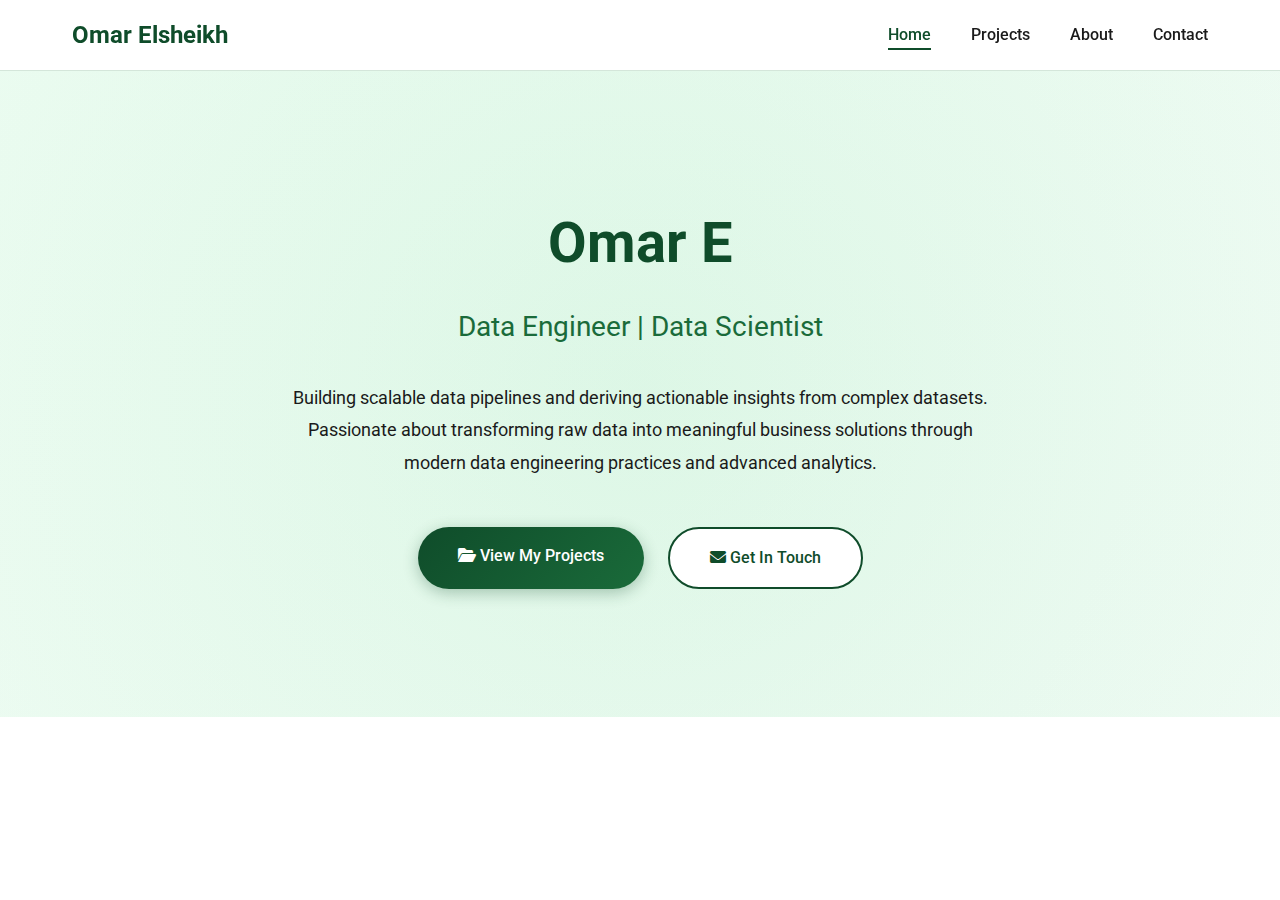
<file: index.html>
<!DOCTYPE html>
<html lang="en">
<head>
    <meta charset="UTF-8">
    <meta name="viewport" content="width=device-width, initial-scale=1.0">
    <title>Omar Elsheikh - Data Engineer | Data Scientist</title>
    <link href="https://fonts.googleapis.com/css2?family=Roboto:wght@300;400;500;700&display=swap" rel="stylesheet">
    <link rel="stylesheet" href="https://cdnjs.cloudflare.com/ajax/libs/font-awesome/6.0.0/css/all.min.css">
    <link rel="stylesheet" href="styles.css">
</head>
<body>
    <nav>
        <div class="nav-container">
            <a href="index.html" class="nav-brand">Omar Elsheikh</a>
            <button class="mobile-menu-btn" onclick="toggleMobileMenu()">
                <span></span>
                <span></span>
                <span></span>
            </button>
            <ul class="nav-links">
                <li><a href="index.html" class="active">Home</a></li>
                <li><a href="projects.html">Projects</a></li>
                <li><a href="about.html">About</a></li>
                <li><a href="contact.html">Contact</a></li>
            </ul>
        </div>
    </nav>

    <section class="hero">
        <h1>Omar Elsheikh</h1>
        <p class="subtitle">Data Engineer | Data Scientist</p>
        <p class="hero-description">
            Building scalable data pipelines and deriving actionable insights from complex datasets. 
            Passionate about transforming raw data into meaningful business solutions through 
            modern data engineering practices and advanced analytics.
        </p>
        <div class="cta-buttons">
            <a href="projects.html" class="btn btn-primary">
                <i class="fas fa-folder-open"></i> View My Projects
            </a>
            <a href="contact.html" class="btn btn-secondary">
                <i class="fas fa-envelope"></i> Get In Touch
            </a>
        </div>
    </section>

    <script src="script.js"></script>
</body>
</html>
</file>
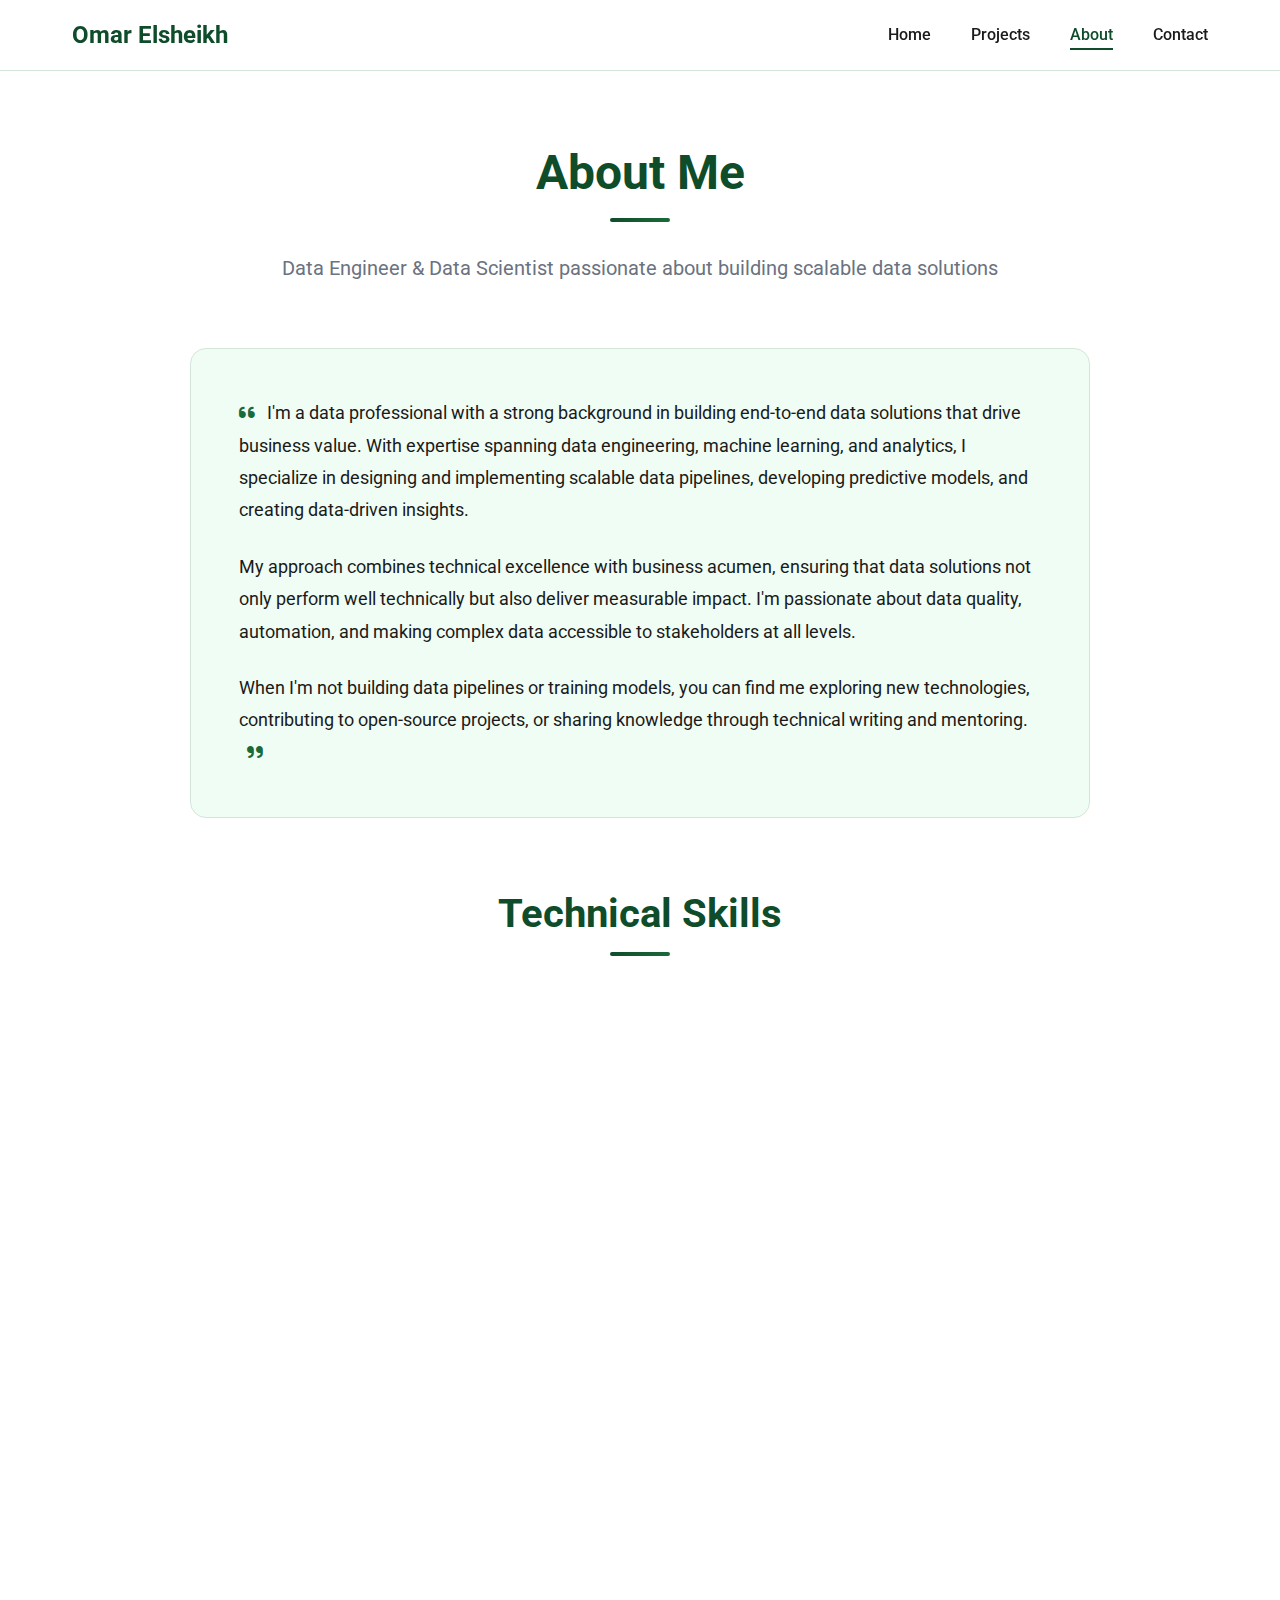
<file: about.html>
<!DOCTYPE html>
<html lang="en">
<head>
    <meta charset="UTF-8">
    <meta name="viewport" content="width=device-width, initial-scale=1.0">
    <title>About - Omar Elsheikh</title>
    <link href="https://fonts.googleapis.com/css2?family=Roboto:wght@300;400;500;700&display=swap" rel="stylesheet">
    <link rel="stylesheet" href="https://cdnjs.cloudflare.com/ajax/libs/font-awesome/6.0.0/css/all.min.css">
    <link rel="stylesheet" href="styles.css">
</head>
<body>
    <nav>
        <div class="nav-container">
            <a href="index.html" class="nav-brand">Omar Elsheikh</a>
            <button class="mobile-menu-btn" onclick="toggleMobileMenu()">
                <span></span>
                <span></span>
                <span></span>
            </button>
            <ul class="nav-links">
                <li><a href="index.html">Home</a></li>
                <li><a href="projects.html">Projects</a></li>
                <li><a href="about.html" class="active">About</a></li>
                <li><a href="contact.html">Contact</a></li>
            </ul>
        </div>
    </nav>

    <div class="container">
        <div class="page-header">
            <h1>About Me</h1>
            <p>Data Engineer & Data Scientist passionate about building scalable data solutions</p>
        </div>

        <div class="about-content">
            <div class="bio-section">
                <p>
                    <i class="fas fa-quote-left" style="color: var(--primary-light); margin-right: 0.5rem;"></i>
                    I'm a data professional with a strong background in building end-to-end data solutions that drive business value. 
                    With expertise spanning data engineering, machine learning, and analytics, I specialize in designing and 
                    implementing scalable data pipelines, developing predictive models, and creating data-driven insights.
                </p>
                <p>
                    My approach combines technical excellence with business acumen, ensuring that data solutions not only 
                    perform well technically but also deliver measurable impact. I'm passionate about data quality, 
                    automation, and making complex data accessible to stakeholders at all levels.
                </p>
                <p>
                    When I'm not building data pipelines or training models, you can find me exploring new technologies, 
                    contributing to open-source projects, or sharing knowledge through technical writing and mentoring.
                    <i class="fas fa-quote-right" style="color: var(--primary-light); margin-left: 0.5rem;"></i>
                </p>
            </div>

            <div class="skills-section">
                <h2>Technical Skills</h2>
                <div class="skills-grid">
                    <div class="skill-category">
                        <h3><i class="fas fa-code"></i> Languages & Frameworks</h3>
                        <ul class="skill-list">
                            <li>Python (NumPy, Pandas, Scikit-learn)</li>
                            <li>SQL (PostgreSQL, MySQL, Snowflake)</li>
                            <li>Scala/Java for Spark</li>
                            <li>R for statistical analysis</li>
                            <li>Shell scripting (Bash)</li>
                        </ul>
                    </div>

                    <div class="skill-category">
                        <h3><i class="fas fa-database"></i> Data Engineering</h3>
                        <ul class="skill-list">
                            <li>Apache Spark & PySpark</li>
                            <li>Apache Kafka & Streaming</li>
                            <li>dbt (data build tool)</li>
                            <li>Apache Airflow</li>
                            <li>ETL/ELT Pipeline Design</li>
                        </ul>
                    </div>

                    <div class="skill-category">
                        <h3><i class="fas fa-cloud"></i> Cloud & Infrastructure</h3>
                        <ul class="skill-list">
                            <li>AWS (S3, EMR, Glue, Lambda)</li>
                            <li>Google Cloud Platform</li>
                            <li>Docker & Kubernetes</li>
                            <li>Terraform for IaC</li>
                            <li>CI/CD (Jenkins, GitHub Actions)</li>
                        </ul>
                    </div>

                    <div class="skill-category">
                        <h3><i class="fas fa-brain"></i> Data Science & Analytics</h3>
                        <ul class="skill-list">
                            <li>Machine Learning (Supervised/Unsupervised)</li>
                            <li>Deep Learning (TensorFlow, PyTorch)</li>
                            <li>Statistical Analysis & A/B Testing</li>
                            <li>Data Visualization (Tableau, Power BI)</li>
                            <li>MLOps (MLflow, Kubeflow)</li>
                        </ul>
                    </div>
                </div>
            </div>
        </div>
    </div>

    <script src="script.js"></script>
</body>
</html>
</file>
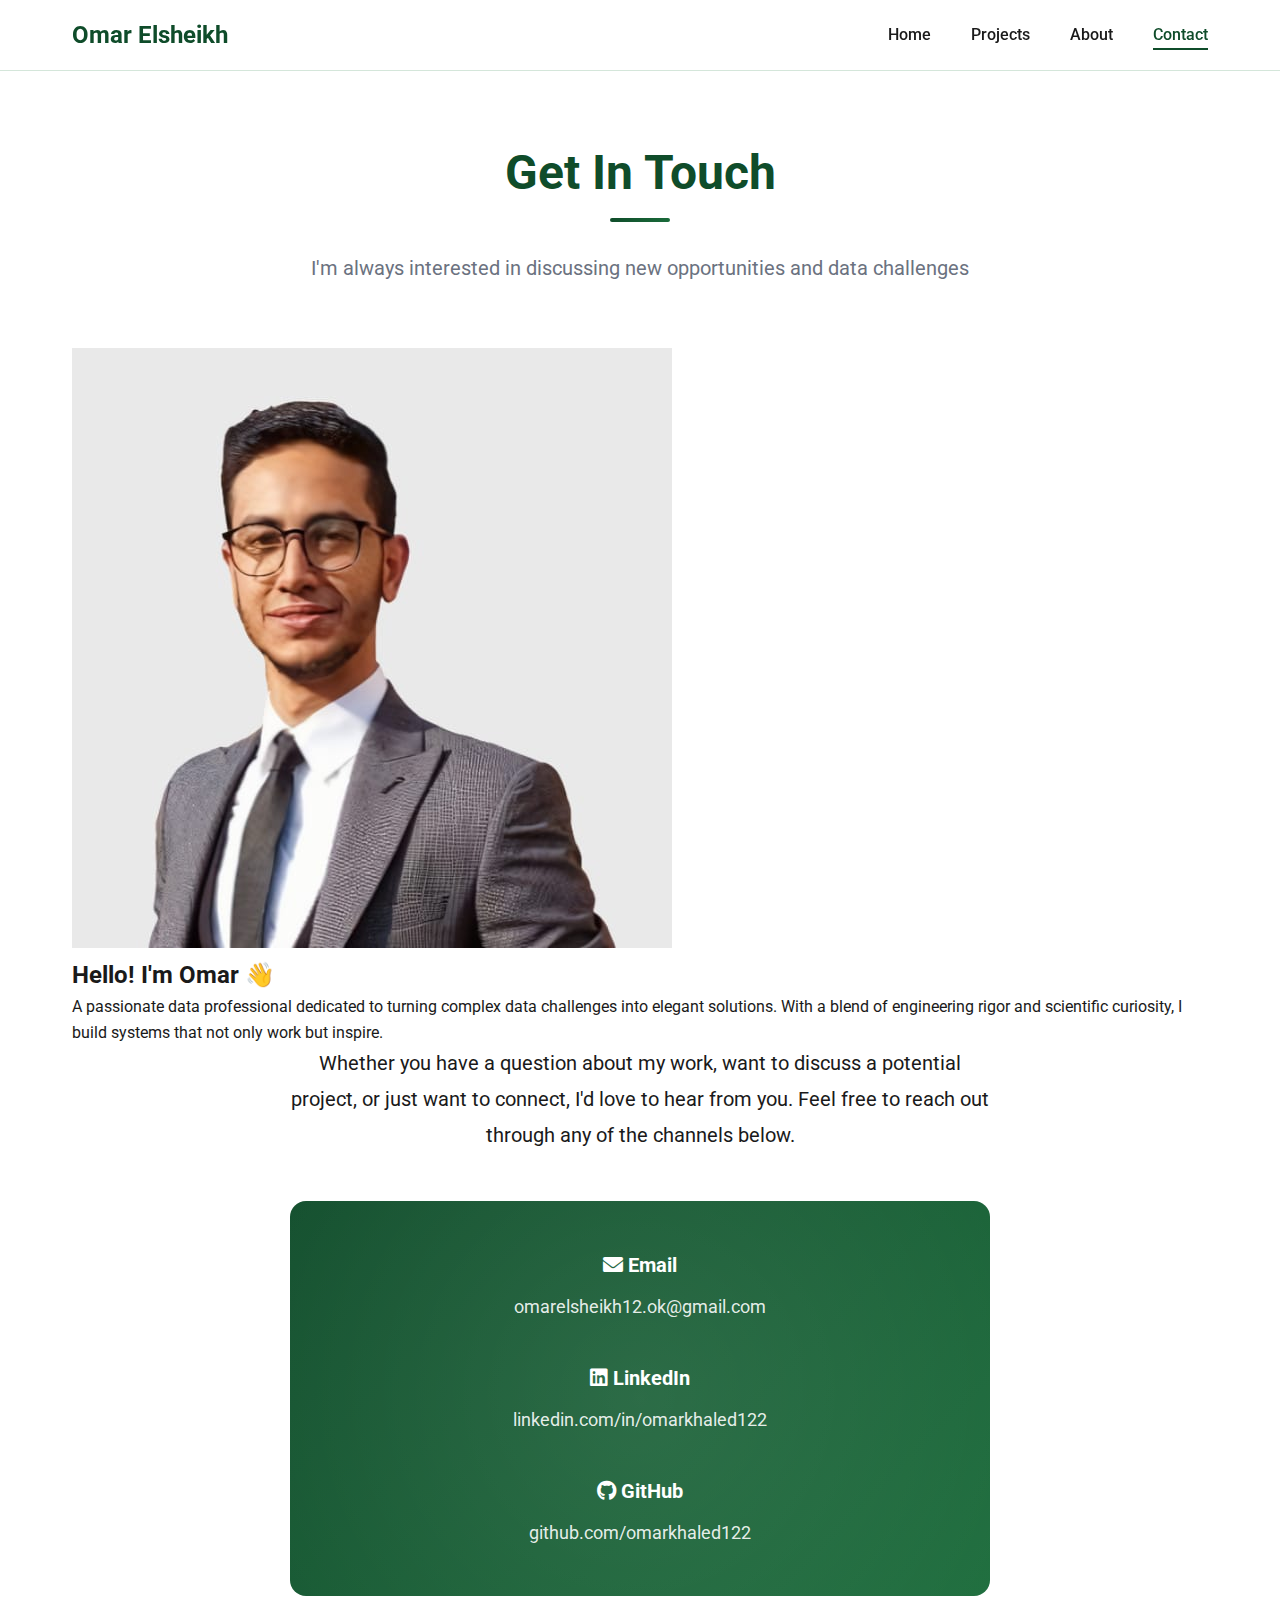
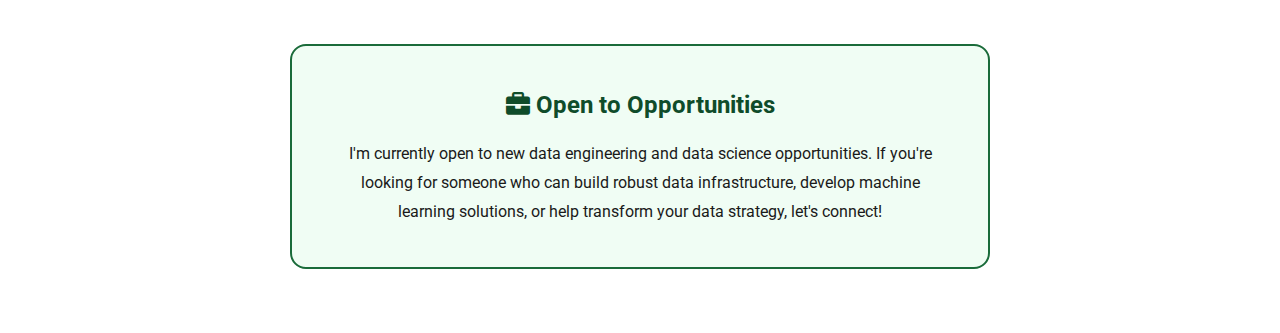
<file: contact.html>
<!DOCTYPE html>
<html lang="en">
<head>
    <meta charset="UTF-8">
    <meta name="viewport" content="width=device-width, initial-scale=1.0">
    <title>Contact - Omar Elsheikh</title>
    <link href="https://fonts.googleapis.com/css2?family=Roboto:wght@300;400;500;700&display=swap" rel="stylesheet">
    <link rel="stylesheet" href="https://cdnjs.cloudflare.com/ajax/libs/font-awesome/6.0.0/css/all.min.css">
    <link rel="stylesheet" href="styles.css">
</head>
<body>
    <nav>
        <div class="nav-container">
            <a href="index.html" class="nav-brand">Omar Elsheikh</a>
            <button class="mobile-menu-btn" onclick="toggleMobileMenu()">
                <span></span>
                <span></span>
                <span></span>
            </button>
            <ul class="nav-links">
                <li><a href="index.html">Home</a></li>
                <li><a href="projects.html">Projects</a></li>
                <li><a href="about.html">About</a></li>
                <li><a href="contact.html" class="active">Contact</a></li>
            </ul>
        </div>
    </nav>

    <div class="container">
        <div class="page-header">
            <h1>Get In Touch</h1>
            <p>I'm always interested in discussing new opportunities and data challenges</p>
        </div>
        <div class="about-profile">
            <img src="images/profile.jpg" alt="Omar Elsheikh" class="about-profile-image">
            <div class="about-profile-content">
                <h2>Hello! I'm Omar 👋</h2>
                <p>
                    A passionate data professional dedicated to turning complex data challenges into 
                    elegant solutions. With a blend of engineering rigor and scientific curiosity, 
                    I build systems that not only work but inspire.
                </p>
            </div>
        </div>
        <div class="contact-content">
            <p>
                Whether you have a question about my work, want to discuss a potential project, 
                or just want to connect, I'd love to hear from you. Feel free to reach out through 
                any of the channels below.
            </p>

            <div class="contact-info">
                <div class="contact-item">
                    <h3><i class="fas fa-envelope"></i> Email</h3>
                    <a href="mailto:omarelsheikh12.ok@gmail.com">omarelsheikh12.ok@gmail.com</a>
                </div>

                <div class="contact-item">
                    <h3><i class="fab fa-linkedin"></i> LinkedIn</h3>
                    <a href="https://www.linkedin.com/in/omarkhaled122/" target="_blank">linkedin.com/in/omarkhaled122</a>
                </div>

                <div class="contact-item">
                    <h3><i class="fab fa-github"></i> GitHub</h3>
                    <a href="https://github.com/omarkhaled122" target="_blank">github.com/omarkhaled122</a>
                </div>
            </div>

            <div class="open-to-work">
                <h3><i class="fas fa-briefcase"></i> Open to Opportunities</h3>
                <p>
                    I'm currently open to new data engineering and data science opportunities. 
                    If you're looking for someone who can build robust data infrastructure, 
                    develop machine learning solutions, or help transform your data strategy, 
                    let's connect!
                </p>
            </div>
        </div>
    </div>

    <script src="script.js"></script>
</body>
</html>
</file>
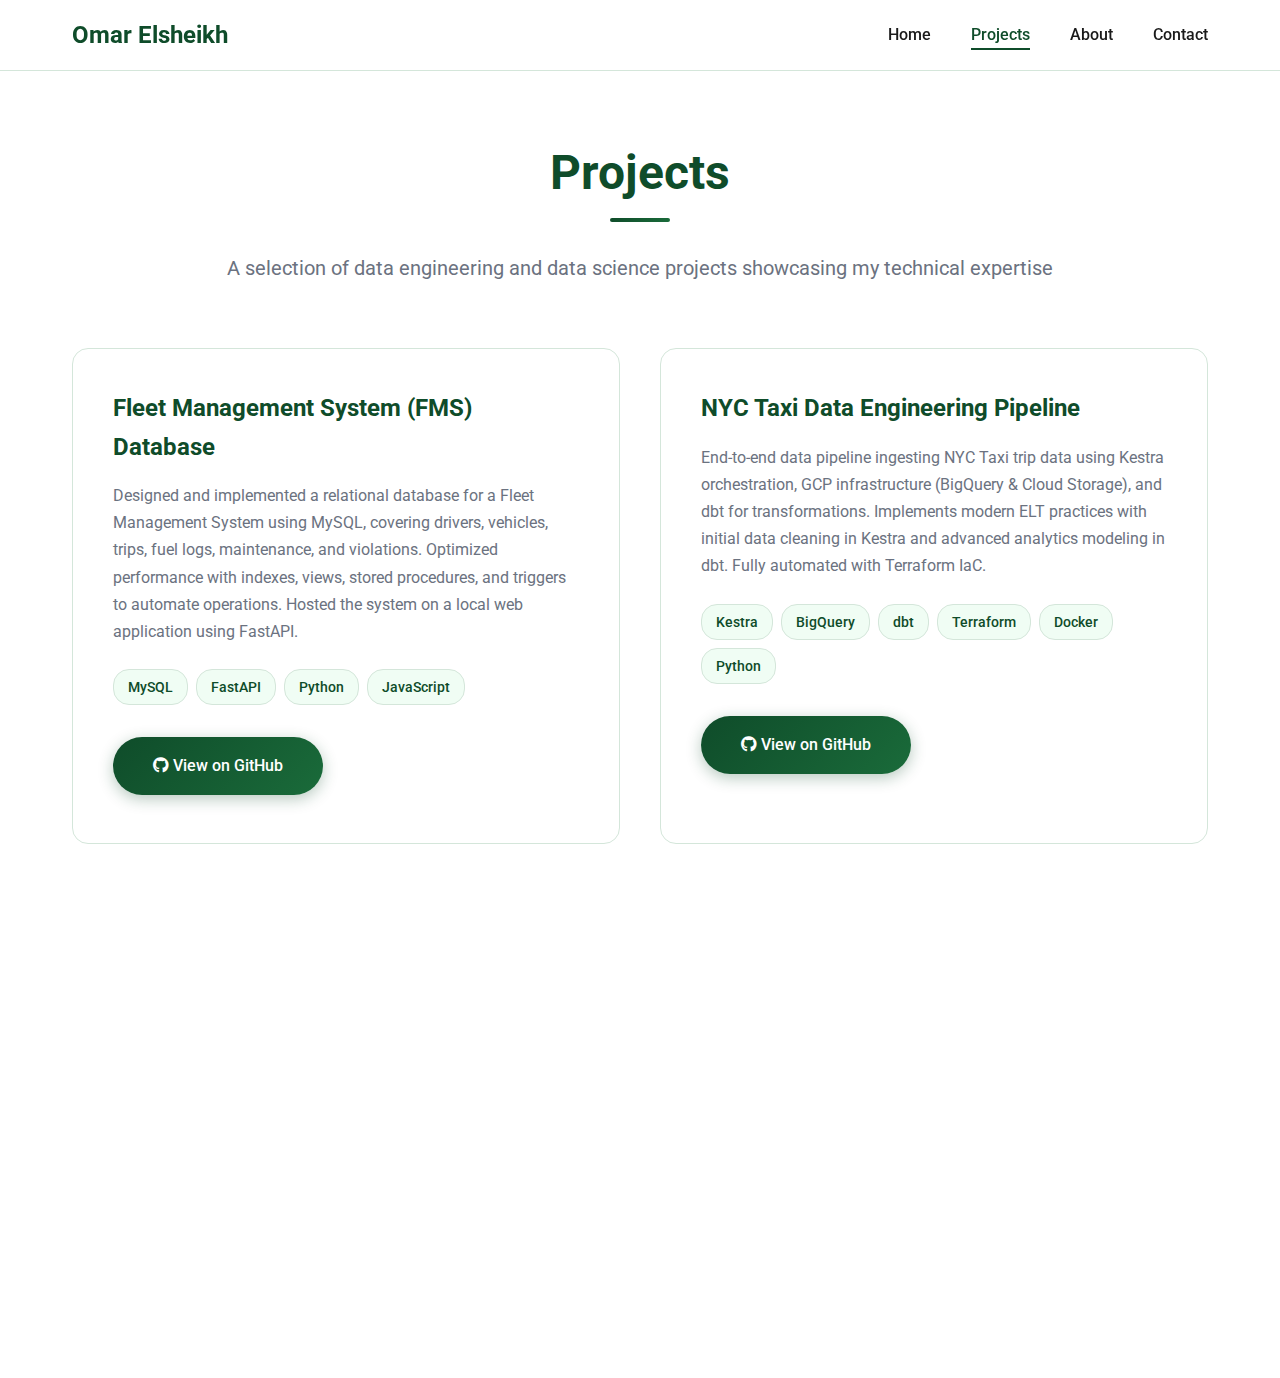
<file: projects.html>
<!DOCTYPE html>
<html lang="en">
<head>
    <meta charset="UTF-8">
    <meta name="viewport" content="width=device-width, initial-scale=1.0">
    <title>Projects - Omar Elsheikh</title>
    <link href="https://fonts.googleapis.com/css2?family=Roboto:wght@300;400;500;700&display=swap" rel="stylesheet">
    <link rel="stylesheet" href="https://cdnjs.cloudflare.com/ajax/libs/font-awesome/6.0.0/css/all.min.css">
    <link rel="stylesheet" href="styles.css">
</head>
<body>
    <nav>
        <div class="nav-container">
            <a href="index.html" class="nav-brand">Omar Elsheikh</a>
            <button class="mobile-menu-btn" onclick="toggleMobileMenu()">
                <span></span>
                <span></span>
                <span></span>
            </button>
            <ul class="nav-links">
                <li><a href="index.html">Home</a></li>
                <li><a href="projects.html" class="active">Projects</a></li>
                <li><a href="about.html">About</a></li>
                <li><a href="contact.html">Contact</a></li>
            </ul>
        </div>
    </nav>

    <div class="container">
        <div class="page-header">
            <h1>Projects</h1>
            <p>A selection of data engineering and data science projects showcasing my technical expertise</p>
        </div>

        <div class="projects-grid">
            <div class="project-card">
                <h3>Fleet Management System (FMS) Database</h3>
                <p class="project-description">
                    Designed and implemented a relational database for a Fleet Management System using MySQL,
                    covering drivers, vehicles, trips, fuel logs, maintenance, and violations.
                    Optimized performance with indexes, views, stored procedures, and triggers to automate operations.
                    Hosted the system on a local web application using FastAPI.
                </p>
                <div class="tech-stack">
                    <span class="tech-tag">MySQL</span>
                    <span class="tech-tag">FastAPI</span>
                    <span class="tech-tag">Python</span>
                    <span class="tech-tag">JavaScript</span>
                </div>
                <a href="https://github.com/omarkhaled122/fastapi-fms" class="btn btn-primary" target="_blank">
                    <i class="fab fa-github"></i> View on GitHub
                </a>
            </div>

            <div class="project-card">
                <h3>NYC Taxi Data Engineering Pipeline</h3>
                <p class="project-description">
                    End-to-end data pipeline ingesting NYC Taxi trip data using Kestra orchestration, 
                    GCP infrastructure (BigQuery & Cloud Storage), and dbt for transformations. 
                    Implements modern ELT practices with initial data cleaning in Kestra and advanced 
                    analytics modeling in dbt. Fully automated with Terraform IaC.
                </p>
                <div class="tech-stack">
                    <span class="tech-tag">Kestra</span>
                    <span class="tech-tag">BigQuery</span>
                    <span class="tech-tag">dbt</span>
                    <span class="tech-tag">Terraform</span>
                    <span class="tech-tag">Docker</span>
                    <span class="tech-tag">Python</span>
                </div>
                <a href="https://github.com/omarkhaled122/nyc-taxi-data-engineering-pipeline" class="btn btn-primary" target="_blank">
                    <i class="fab fa-github"></i> View on GitHub
                </a>
            </div>

            <div class="project-card">
                <h3>Customer Churn Prediction Model</h3>
                <p class="project-description">
                    Developed a machine learning model to predict customer churn for a SaaS company. 
                    Utilized ensemble methods achieving 92% accuracy in identifying at-risk customers. 
                    Implementation resulted in a 25% reduction in customer churn through targeted retention campaigns.
                </p>
                <div class="tech-stack">
                    <span class="tech-tag">Python</span>
                    <span class="tech-tag">Scikit-learn</span>
                    <span class="tech-tag">XGBoost</span>
                    <span class="tech-tag">Pandas</span>
                    <span class="tech-tag">MLflow</span>
                </div>
                <a href="#" class="btn btn-primary">
                    <i class="fab fa-github"></i> View on GitHub
                </a>
            </div>

            <div class="project-card">
                <h3>Data Warehouse Modernization with dbt</h3>
                <p class="project-description">
                    Led the migration of legacy ETL processes to a modern ELT architecture using dbt and Snowflake. 
                    Implemented data quality tests and documentation, improving data reliability by 95%. 
                    Reduced data transformation time from hours to minutes while enabling self-service analytics.
                </p>
                <div class="tech-stack">
                    <span class="tech-tag">dbt</span>
                    <span class="tech-tag">Snowflake</span>
                    <span class="tech-tag">SQL</span>
                    <span class="tech-tag">Airflow</span>
                    <span class="tech-tag">Git</span>
                </div>
                <a href="#" class="btn btn-primary">
                    <i class="fab fa-github"></i> View on GitHub
                </a>
            </div>
        </div>
    </div>

    <script src="script.js"></script>
</body>
</html>
</file>
<file: styles.css>
/* Reset and Base Styles */
* {
    margin: 0;
    padding: 0;
    box-sizing: border-box;
}

:root {
    --primary-color: #0f4c2a;
    --primary-dark: #0a3119;
    --primary-light: #1a6b3a;
    --accent-color: #22c55e;
    --text-dark: #1a1a1a;
    --text-light: #6b7280;
    --bg-light: #f0fdf4;
    --bg-white: #ffffff;
    --border-color: #d4e6da;
    --card-shadow: 0 2px 8px rgba(15, 76, 42, 0.08);
    --hover-shadow: 0 8px 24px rgba(15, 76, 42, 0.12);
    --gradient: linear-gradient(135deg, var(--primary-color) 0%, var(--primary-light) 100%);
}

body {
    font-family: 'Roboto', -apple-system, BlinkMacSystemFont, 'Segoe UI', sans-serif;
    line-height: 1.6;
    color: var(--text-dark);
    background-color: var(--bg-white);
    overflow-x: hidden;
}

/* Smooth scrolling */
html {
    scroll-behavior: smooth;
}

/* Selection color */
::selection {
    background-color: var(--primary-light);
    color: white;
}

/* Navigation */
nav {
    background-color: var(--bg-white);
    border-bottom: 1px solid var(--border-color);
    position: sticky;
    top: 0;
    z-index: 100;
    backdrop-filter: blur(10px);
    background-color: rgba(255, 255, 255, 0.95);
    transition: all 0.3s ease;
}

nav.scrolled {
    box-shadow: 0 4px 20px rgba(15, 76, 42, 0.1);
}

.nav-container {
    max-width: 1200px;
    margin: 0 auto;
    padding: 1rem 2rem;
    display: flex;
    justify-content: space-between;
    align-items: center;
}

.nav-brand {
    font-size: 1.5rem;
    font-weight: 700;
    color: var(--primary-color);
    text-decoration: none;
    transition: transform 0.3s ease;
}

.nav-brand:hover {
    transform: scale(1.05);
}

.nav-links {
    display: flex;
    gap: 2.5rem;
    list-style: none;
}

.nav-links a {
    color: var(--text-dark);
    text-decoration: none;
    font-weight: 500;
    position: relative;
    transition: color 0.3s ease;
    padding: 0.25rem 0;
}

.nav-links a::after {
    content: '';
    position: absolute;
    bottom: -2px;
    left: 0;
    width: 0;
    height: 2px;
    background-color: var(--primary-color);
    transition: width 0.3s ease;
}

.nav-links a:hover::after,
.nav-links a.active::after {
    width: 100%;
}

.nav-links a:hover,
.nav-links a.active {
    color: var(--primary-color);
}

/* Container */
.container {
    max-width: 1200px;
    margin: 0 auto;
    padding: 4rem 2rem;
    animation: fadeInUp 0.8s ease;
}

/* Animations */
@keyframes fadeIn {
    from {
        opacity: 0;
    }
    to {
        opacity: 1;
    }
}

@keyframes fadeInUp {
    from {
        opacity: 0;
        transform: translateY(30px);
    }
    to {
        opacity: 1;
        transform: translateY(0);
    }
}

@keyframes slideInLeft {
    from {
        opacity: 0;
        transform: translateX(-30px);
    }
    to {
        opacity: 1;
        transform: translateX(0);
    }
}

/* Home Page Styles */
.hero {
    text-align: center;
    padding: 8rem 2rem;
    background: linear-gradient(135deg, var(--bg-light) 0%, rgba(34, 197, 94, 0.05) 100%);
    position: relative;
    overflow: hidden;
}

.hero::before {
    content: '';
    position: absolute;
    top: -50%;
    right: -50%;
    width: 200%;
    height: 200%;
    background: radial-gradient(circle, rgba(34, 197, 94, 0.1) 0%, transparent 70%);
    animation: rotate 30s linear infinite;
}

@keyframes rotate {
    from {
        transform: rotate(0deg);
    }
    to {
        transform: rotate(360deg);
    }
}

.hero h1 {
    font-size: 3.5rem;
    font-weight: 700;
    margin-bottom: 1rem;
    color: var(--primary-color);
    animation: fadeInUp 0.8s ease;
    position: relative;
    z-index: 1;
}

.hero .subtitle {
    font-size: 1.75rem;
    color: var(--primary-light);
    margin-bottom: 2rem;
    animation: fadeInUp 0.8s ease 0.2s both;
    position: relative;
    z-index: 1;
}

.hero-description {
    max-width: 700px;
    margin: 0 auto 3rem;
    font-size: 1.125rem;
    color: var(--text-dark);
    line-height: 1.8;
    animation: fadeInUp 0.8s ease 0.4s both;
    position: relative;
    z-index: 1;
}

.cta-buttons {
    display: flex;
    gap: 1.5rem;
    justify-content: center;
    flex-wrap: wrap;
    animation: fadeInUp 0.8s ease 0.6s both;
    position: relative;
    z-index: 1;
}

.btn {
    display: inline-block;
    padding: 1rem 2.5rem;
    border-radius: 2rem;
    text-decoration: none;
    font-weight: 500;
    transition: all 0.3s ease;
    position: relative;
    overflow: hidden;
}

.btn::before {
    content: '';
    position: absolute;
    top: 50%;
    left: 50%;
    width: 0;
    height: 0;
    border-radius: 50%;
    background: rgba(255, 255, 255, 0.2);
    transform: translate(-50%, -50%);
    transition: width 0.6s, height 0.6s;
}

.btn:hover::before {
    width: 300px;
    height: 300px;
}

.btn-primary {
    background: var(--gradient);
    color: white;
    box-shadow: 0 4px 15px rgba(15, 76, 42, 0.3);
}

.btn-primary:hover {
    transform: translateY(-3px);
    box-shadow: 0 6px 25px rgba(15, 76, 42, 0.4);
}

.btn-secondary {
    background-color: white;
    color: var(--primary-color);
    border: 2px solid var(--primary-color);
}

.btn-secondary:hover {
    background-color: var(--primary-color);
    color: white;
    transform: translateY(-3px);
    box-shadow: 0 6px 25px rgba(15, 76, 42, 0.3);
}

/* Projects Page */
.page-header {
    text-align: center;
    margin-bottom: 4rem;
    animation: fadeInUp 0.6s ease;
}

.page-header h1 {
    font-size: 3rem;
    margin-bottom: 1rem;
    color: var(--primary-color);
    position: relative;
    display: inline-block;
}

.page-header h1::after {
    content: '';
    position: absolute;
    bottom: -10px;
    left: 50%;
    transform: translateX(-50%);
    width: 60px;
    height: 4px;
    background: var(--gradient);
    border-radius: 2px;
}

.page-header p {
    font-size: 1.25rem;
    color: var(--text-light);
    margin-top: 1.5rem;
}

.projects-grid {
    display: grid;
    grid-template-columns: repeat(auto-fit, minmax(400px, 1fr));
    gap: 2.5rem;
    margin-top: 3rem;
}

.project-card {
    background-color: white;
    border: 1px solid var(--border-color);
    border-radius: 1rem;
    padding: 2.5rem;
    transition: all 0.3s ease;
    position: relative;
    overflow: hidden;
    animation: fadeInUp 0.6s ease;
    animation-fill-mode: both;
}

.project-card:nth-child(1) { animation-delay: 0.1s; }
.project-card:nth-child(2) { animation-delay: 0.2s; }
.project-card:nth-child(3) { animation-delay: 0.3s; }
.project-card:nth-child(4) { animation-delay: 0.4s; }

.project-card::before {
    content: '';
    position: absolute;
    top: 0;
    left: 0;
    width: 100%;
    height: 4px;
    background: var(--gradient);
    transform: translateX(-100%);
    transition: transform 0.3s ease;
}

.project-card:hover::before {
    transform: translateX(0);
}

.project-card:hover {
    transform: translateY(-8px);
    box-shadow: var(--hover-shadow);
    border-color: var(--primary-light);
}

.project-card h3 {
    font-size: 1.5rem;
    margin-bottom: 1rem;
    color: var(--primary-color);
    transition: color 0.3s ease;
}

.project-card:hover h3 {
    color: var(--primary-light);
}

.project-description {
    color: var(--text-light);
    margin-bottom: 1.5rem;
    line-height: 1.7;
    min-height: 120px;
}

.tech-stack {
    display: flex;
    flex-wrap: wrap;
    gap: 0.5rem;
    margin-bottom: 2rem;
}

.tech-tag {
    background-color: var(--bg-light);
    color: var(--primary-color);
    padding: 0.375rem 0.875rem;
    border-radius: 1rem;
    font-size: 0.875rem;
    font-weight: 500;
    border: 1px solid var(--border-color);
    transition: all 0.3s ease;
}

.project-card:hover .tech-tag {
    background-color: var(--primary-color);
    color: white;
    border-color: var(--primary-color);
}

/* About Page */
.about-content {
    max-width: 900px;
    margin: 0 auto;
}

.bio-section {
    margin-bottom: 4rem;
    line-height: 1.8;
    font-size: 1.125rem;
    background: var(--bg-light);
    padding: 3rem;
    border-radius: 1rem;
    border: 1px solid var(--border-color);
    animation: fadeInUp 0.6s ease;
}

.bio-section p {
    margin-bottom: 1.5rem;
}

.bio-section p:last-child {
    margin-bottom: 0;
}

.skills-section h2 {
    font-size: 2.5rem;
    margin-bottom: 3rem;
    text-align: center;
    color: var(--primary-color);
    position: relative;
}

.skills-section h2::after {
    content: '';
    position: absolute;
    bottom: -10px;
    left: 50%;
    transform: translateX(-50%);
    width: 60px;
    height: 4px;
    background: var(--gradient);
    border-radius: 2px;
}

.skills-grid {
    display: grid;
    grid-template-columns: repeat(auto-fit, minmax(280px, 1fr));
    gap: 2rem;
margin-top: 2rem;
}

.skill-category {
    background-color: white;
    padding: 2rem;
    border-radius: 1rem;
    border: 1px solid var(--border-color);
    transition: all 0.3s ease;
    animation: fadeInUp 0.6s ease;
    animation-fill-mode: both;
}

.skill-category:nth-child(1) { animation-delay: 0.1s; }
.skill-category:nth-child(2) { animation-delay: 0.2s; }
.skill-category:nth-child(3) { animation-delay: 0.3s; }
.skill-category:nth-child(4) { animation-delay: 0.4s; }

.skill-category:hover {
    transform: translateY(-5px);
    box-shadow: var(--hover-shadow);
    border-color: var(--primary-light);
}

.skill-category h3 {
    color: var(--primary-color);
    margin-bottom: 1rem;
    font-size: 1.25rem;
}

.skill-list {
    list-style: none;
}

.skill-list li {
    padding: 0.5rem 0;
    color: var(--text-dark);
    transition: all 0.3s ease;
    padding-left: 1.5rem;
    position: relative;
}

.skill-list li:before {
    content: "▸";
    color: var(--accent-color);
    font-weight: bold;
    position: absolute;
    left: 0;
    transition: transform 0.3s ease;
}

.skill-list li:hover {
    color: var(--primary-color);
    padding-left: 2rem;
}

.skill-list li:hover:before {
    transform: translateX(0.5rem);
}

/* Contact Page */
.contact-content {
    max-width: 700px;
    margin: 0 auto;
    text-align: center;
}

.contact-content > p {
    font-size: 1.25rem;
    line-height: 1.8;
    margin-bottom: 3rem;
    color: var(--text-dark);
    animation: fadeInUp 0.6s ease 0.2s both;
}

.contact-info {
    background: var(--gradient);
    padding: 3rem;
    border-radius: 1rem;
    margin-top: 2rem;
    position: relative;
    overflow: hidden;
    animation: fadeInUp 0.6s ease 0.4s both;
}

.contact-info::before {
    content: '';
    position: absolute;
    top: -50%;
    right: -50%;
    width: 200%;
    height: 200%;
    background: radial-gradient(circle, rgba(255, 255, 255, 0.1) 0%, transparent 70%);
    animation: rotate 20s linear infinite;
}

.contact-item {
    margin-bottom: 2.5rem;
    position: relative;
    z-index: 1;
}

.contact-item:last-child {
    margin-bottom: 0;
}

.contact-item h3 {
    color: white;
    margin-bottom: 0.75rem;
    font-size: 1.25rem;
}

.contact-item a {
    color: rgba(255, 255, 255, 0.9);
    text-decoration: none;
    font-size: 1.125rem;
    transition: all 0.3s ease;
    display: inline-block;
}

.contact-item a:hover {
    color: white;
    transform: translateX(5px);
}

.open-to-work {
    margin-top: 3rem;
    padding: 2.5rem;
    background-color: var(--bg-light);
    border-radius: 1rem;
    border: 2px solid var(--primary-light);
    animation: fadeInUp 0.6s ease 0.6s both;
    transition: all 0.3s ease;
}

.open-to-work:hover {
    box-shadow: var(--hover-shadow);
    transform: translateY(-3px);
}

.open-to-work h3 {
    margin-bottom: 1rem;
    color: var(--primary-color);
    font-size: 1.5rem;
}

.open-to-work p {
    color: var(--text-dark);
    line-height: 1.8;
}

/* Mobile Menu Button */
.mobile-menu-btn {
    display: none;
    background: none;
    border: none;
    cursor: pointer;
    padding: 0.5rem;
}

.mobile-menu-btn span {
    display: block;
    width: 25px;
    height: 3px;
    background-color: var(--primary-color);
    margin: 5px 0;
    transition: all 0.3s ease;
}

/* Mobile Responsive */
@media (max-width: 768px) {
    .nav-container {
        padding: 1rem;
    }
    
    .mobile-menu-btn {
        display: block;
    }
    
    .nav-links {
        position: fixed;
        top: 60px;
        left: -100%;
        width: 100%;
        height: calc(100vh - 60px);
        background-color: var(--bg-white);
        flex-direction: column;
        align-items: center;
        justify-content: flex-start;
        padding-top: 3rem;
        gap: 2rem;
        transition: left 0.3s ease;
        box-shadow: 2px 0 10px rgba(0, 0, 0, 0.1);
    }
    
    .nav-links.active {
        left: 0;
    }
    
    .hero h1 {
        font-size: 2.5rem;
    }
    
    .hero .subtitle {
        font-size: 1.5rem;
    }
    
    .container {
        padding: 2rem 1rem;
    }
    
    .projects-grid {
        grid-template-columns: 1fr;
        gap: 2rem;
    }
    
    .skills-grid {
        grid-template-columns: 1fr;
    }
    
    .page-header h1 {
        font-size: 2rem;
    }
}

/* Loading animation for page transitions */
.page-transition {
    position: fixed;
    top: 0;
    left: 0;
    width: 100%;
    height: 100%;
    background: var(--primary-color);
    z-index: 9999;
    opacity: 0;
    pointer-events: none;
    transition: opacity 0.3s ease;
}

.page-transition.active {
    opacity: 1;
    pointer-events: all;
}
</file>
